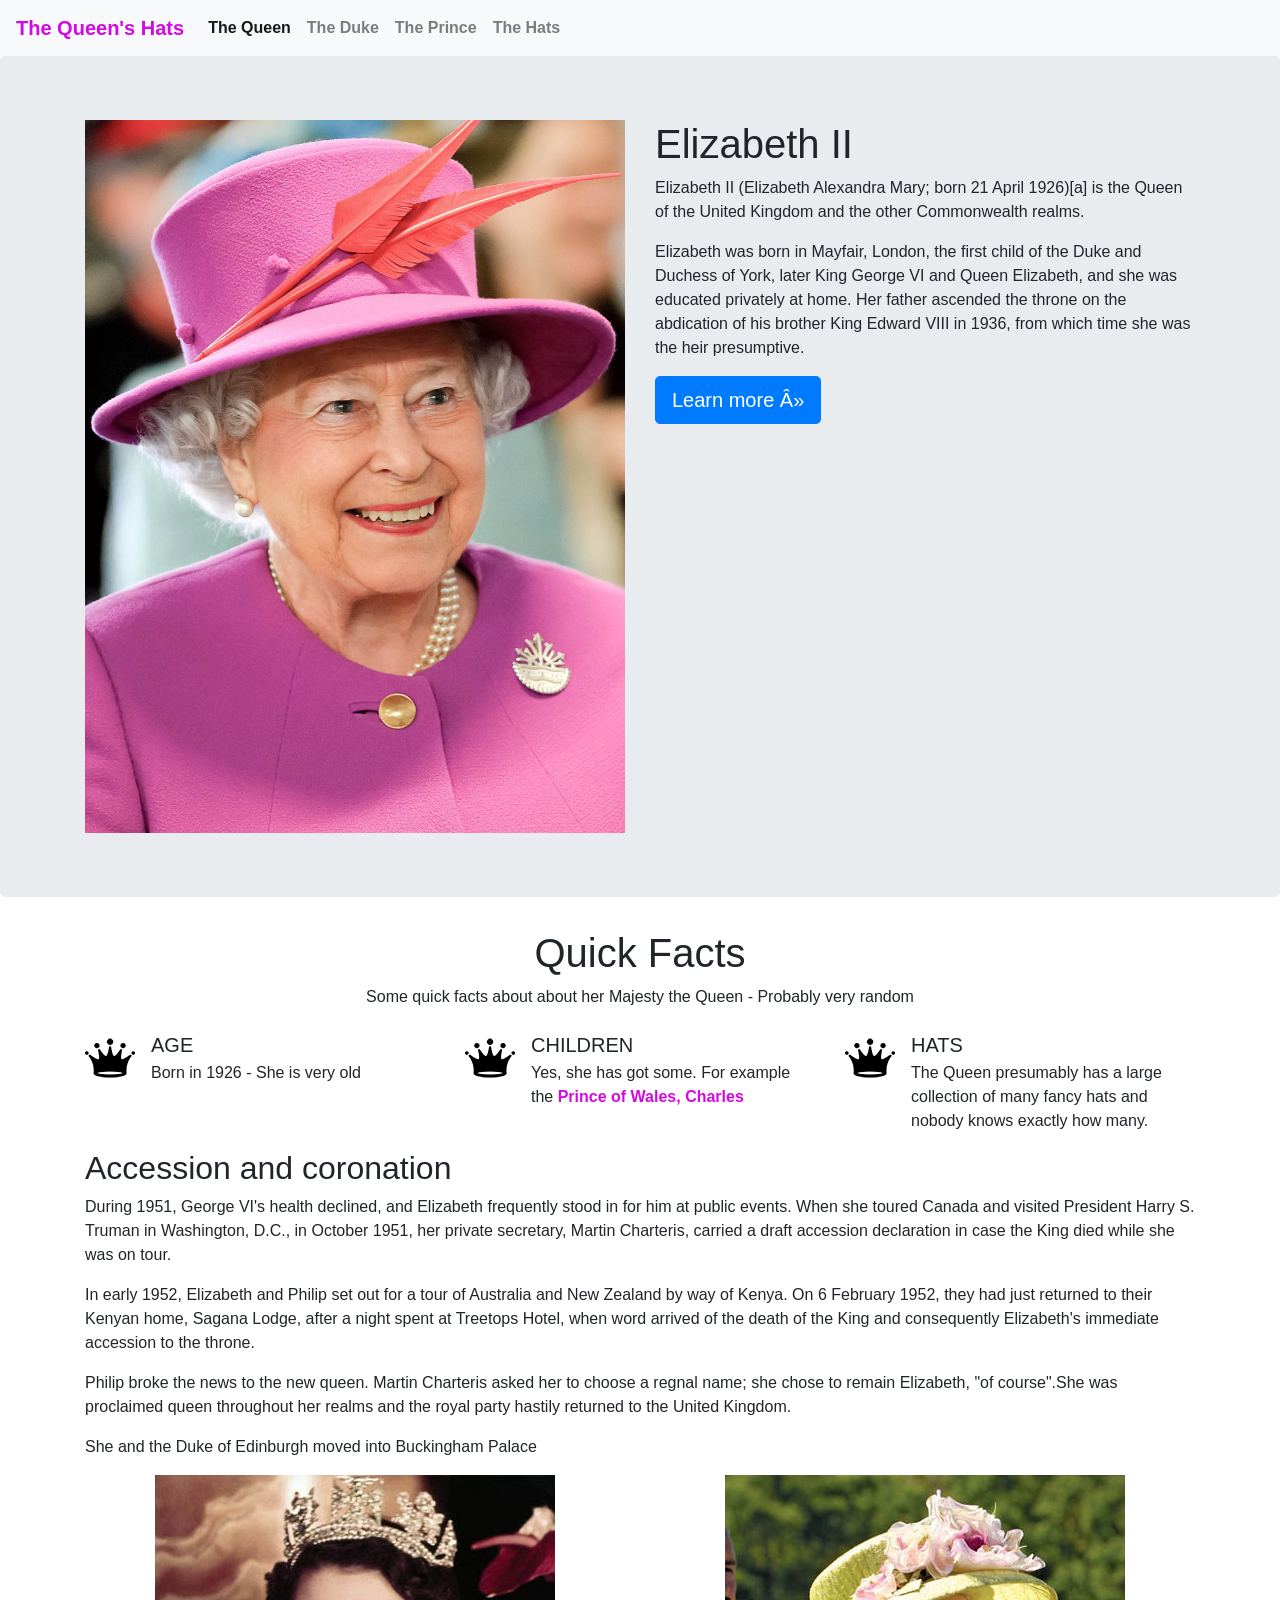
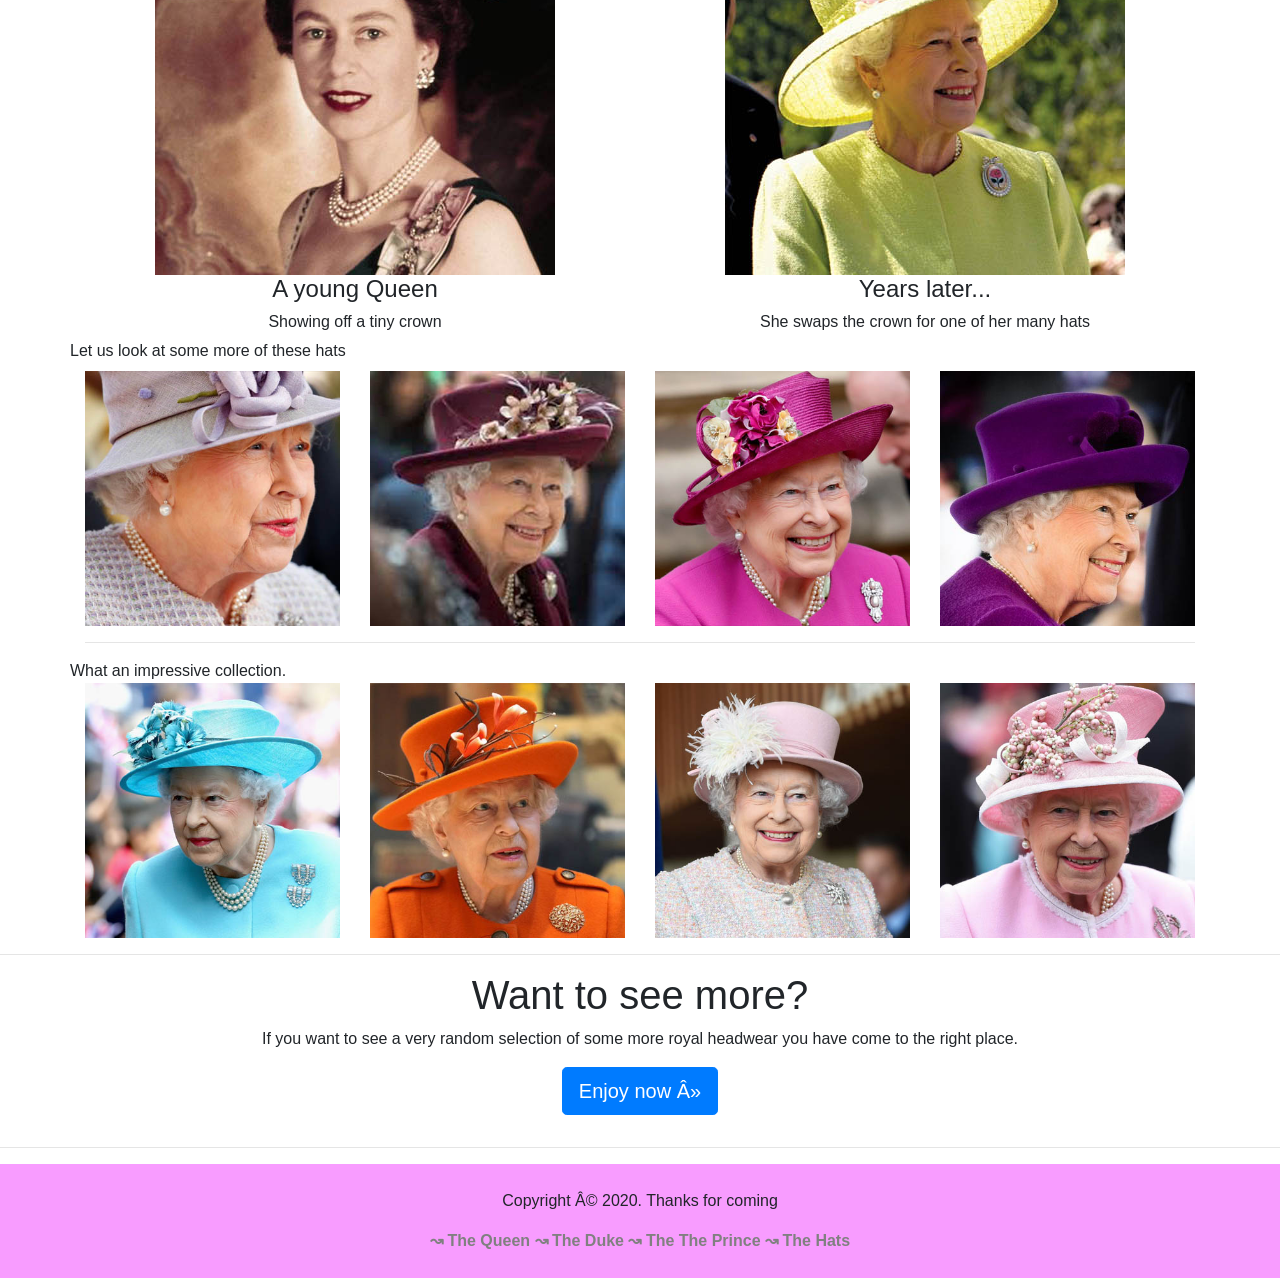
<file: index.html>
<!DOCTYPE html>
<html lang="en">
  <head>
    <meta name="viewport" content="width=device-width, initial-scale=1.0">
        <!-- CSS only -->
        <link rel="stylesheet" href="https://stackpath.bootstrapcdn.com/bootstrap/4.5.0/css/bootstrap.min.css" integrity="sha384-9aIt2nRpC12Uk9gS9baDl411NQApFmC26EwAOH8WgZl5MYYxFfc+NcPb1dKGj7Sk" crossorigin="anonymous">

        <!-- JS, Popper.js, and jQuery -->
        <script src="https://code.jquery.com/jquery-3.5.1.slim.min.js" integrity="sha384-DfXdz2htPH0lsSSs5nCTpuj/zy4C+OGpamoFVy38MVBnE+IbbVYUew+OrCXaRkfj" crossorigin="anonymous"></script>
        <script src="https://cdn.jsdelivr.net/npm/popper.js@1.16.0/dist/umd/popper.min.js" integrity="sha384-Q6E9RHvbIyZFJoft+2mJbHaEWldlvI9IOYy5n3zV9zzTtmI3UksdQRVvoxMfooAo" crossorigin="anonymous"></script>
        <script src="https://stackpath.bootstrapcdn.com/bootstrap/4.5.0/js/bootstrap.min.js" integrity="sha384-OgVRvuATP1z7JjHLkuOU7Xw704+h835Lr+6QL9UvYjZE3Ipu6Tp75j7Bh/kR0JKI" crossorigin="anonymous"></script>


        <link rel="stylesheet" href="mystylesheet.css">
        <title>The Queen's hats - A Website by Marcel Zens</title>
  </head>
  <body>
    <div class="website">
    <nav class="navbar navbar-expand-lg navbar-light bg-light">
      <a class="navbar-brand" href="index.html">The Queen's Hats</a>
      <button class="navbar-toggler" type="button" data-toggle="collapse" data-target="#navbarSupportedContent" aria-controls="navbarSupportedContent" aria-expanded="false" aria-label="Toggle navigation">
      <span class="navbar-toggler-icon"></span>
      </button>
      <div class="collapse navbar-collapse" id="navbarSupportedContent">
        <ul class="navbar-nav mr-auto">
          <li class="nav-item active">
            <a class="nav-link" href="index.html">The Queen</a>
          </li>
          <li class="nav-item">
            <a class="nav-link" href="theduke.html">The Duke</a>
          </li>
          <li class="nav-item">
            <a class="nav-link" href="theprince.html">The Prince</a>
          </li>

          <li class="nav-item">
            <a class="nav-link" href="thehats.html">The Hats</a>
          </li>


        </ul>

      </div>
    </nav>
    <section>
    <!--  <div class="jumbotron text-center mt-2"> --->
            <div class="jumbotron">
        <div class="container">
          <div class="row">
            <div class="col-md-6 col-12 ">

              <img class="mr-3" src="img/queen0.jpg" alt="The Queen and a fancy hat">
            </div>
            <div class="col-md-6 col-12">
              <h1>Elizabeth II</h1>
              <p>Elizabeth II (Elizabeth Alexandra Mary; born 21 April 1926)[a] is the Queen of the United Kingdom and the other Commonwealth realms.</p>
              <p>Elizabeth was born in Mayfair, London, the first child of the Duke and Duchess of York, later King George VI and Queen Elizabeth, and she was educated privately at home. Her father ascended the throne on the abdication of his brother King Edward VIII in 1936, from which time she was the heir presumptive.</p>
              <p><a class="btn btn-primary btn-lg" href="#facts" role="button">Learn more »</a></p>
            </div>
          </div>
        </div>
      </div>
    </section>
    <section>
      <div class="container" id="facts">
        <div class="row">
          <div class="col-12 text-center">
            <h1>Quick Facts</h1>
            <p>Some quick facts about about her Majesty the Queen - Probably very random</p>
          </div>
        </div>
      </div>
    </section>
    <section>
      <div class="container mt-2">
        <div class="row">
          <div class="col-md-4 col-12">
            <ul class="list-unstyled">
              <li class="media">
                <img class="mr-3" src="img/crown-s.png" alt="Crown Icon">
                <div class="media-body">
                  <h5 class="mt-0 mb-1">AGE</h5>
                  Born in 1926 - She is very old
                </div>
              </li>
            </ul>
          </div>
          <div class="col-md-4 col-12">
            <ul class="list-unstyled">
              <li class="media">
                <img class="mr-3" src="img/crown-s.png" alt="Crown Icon">
                <div class="media-body">
                  <h5 class="mt-0 mb-1">CHILDREN</h5>
                  Yes, she has got some. For example the <a href="theprince.html">Prince of Wales, Charles</a>
                </div>
              </li>
            </ul>
          </div>
          <div class="col-md-4 col-12">
            <ul class="list-unstyled">
              <li class="media">
                <img class="mr-3" src="img/crown-s.png" alt="Crown Icon">
                <div class="media-body">
                  <h5 class="mt-0 mb-1">HATS</h5>
                    The Queen presumably has a large collection of many fancy hats and nobody knows exactly how many.
                </div>
              </li>
            </ul>
          </div>
        </div>
      </div>
    </section>
    <section>
      <div class="container">
        <div class="row">
          <div class="col-12 text-left">
            <h2>Accession and coronation</h2>
            <p>During 1951, George VI's health declined, and Elizabeth frequently stood in for him at public events. When she toured Canada and visited President Harry S. Truman in Washington, D.C., in October 1951, her private secretary, Martin Charteris, carried a draft accession declaration in case the King died while she was on tour.</p>
            <p>In early 1952, Elizabeth and Philip set out for a tour of Australia and New Zealand by way of Kenya. On 6 February 1952, they had just returned to their Kenyan home, Sagana Lodge, after a night spent at Treetops Hotel, when word arrived of the death of the King and consequently Elizabeth's immediate accession to the throne. </p>
            <p>Philip broke the news to the new queen. Martin Charteris asked her to choose a regnal name; she chose to remain Elizabeth, "of course".She was proclaimed queen throughout her realms and the royal party hastily returned to the United Kingdom.</p>
          <p>She and the Duke of Edinburgh moved into Buckingham Palace</p>
          </div>
        </div>
        <div class="row">
          <div class="col-md-6 col-12 text-center">
            <img class="img-fluid" src="img/queen2.jpg" alt="">
            <h4>A young Queen</h4>
            <h6>Showing off a tiny crown</h6>
          </div>
          <div class="col-md-6 col-12 text-center mt-md-0 mt-2">
            <img class="img-fluid" src="img/queen3.jpg" alt="">
            <h4>Years later...</h4>
            <h6>She swaps the crown for one of her many hats</h6>
          </div>
        </div>
        <div class="row">
          Let us look at some more of these hats
        </div>
        <div class="row mt-2">
          <div class="col-md-3 col-6"><img class="img-fluid float-right" src="img/queen4.jpg" alt=""></div>
          <div class="col-md-3 col-6"><img class="img-fluid float-left" src="img/queen5.jpg" alt=""></div>
          <div class="col-md-3 col-6 mt-md-0 mt-1"><img class="img-fluid float-right" src="img/queen6.jpg" alt=""></div>
          <div class="col-md-3 col-6 mt-md-0 mt-1"><img class="img-fluid float-left" src="img/queen7.jpg" alt=""></div>
        </div>
        <hr>
        <div class="row">
          What an impressive collection.
        </div>
        <div class="row">
          <div class="col-md-3 col-6"><img class="img-fluid float-right" src="img/queen8.jpg" alt=""></div>
          <div class="col-md-3 col-6"><img class="img-fluid float-left" src="img/queen9.jpg" alt=""></div>
          <div class="col-md-3 col-6 mt-md-0 mt-1"><img class="img-fluid float-right" src="img/queen10.jpg" alt=""></div>
          <div class="col-md-3 col-6 mt-md-0 mt-1"><img class="img-fluid float-left" src="img/queen11.jpg" alt=""></div>
        </div>
      </div>
    </section>
    <hr>
    <section>
      <div class="container">
        <div class="row">
          <div class="col-12 text-center">
            <h1>Want to see more?</h1>
            <p>If you want to see a very random selection of some more royal headwear you have come to the right place.</p>
            <p><a class="btn btn-primary btn-lg" href="thehats.html" role="button">Enjoy now »</a></p>
          </div>
        </div>
      </div>
    </section>
    <hr>

    <footer class="text-center">
      <div class="container">
        <div class="row">
          <div class="col-12">
            <p>Copyright © 2020. Thanks for coming</p>
          </div>
        </div>

        <div class="row">
          <div class="col-12 bottom_menu">
          <ul>
            <li >
              <a  href="index.html">The Queen</a>
            </li>
            <li >
              <a href="theduke.html">The Duke</a>
            </li>
            <li >
              <a href="theprince.html">The The Prince</a>
            </li>

            <li >
              <a  href="thehats.html">The Hats</a>
            </li>

          </ul>
          </div>
        </div>
      </div>
    </footer>
  </div>
  <div class="paper">
    <h1>Safe some trees, don't print this page</h1>
  </div>


  </body>
</html>
</file>
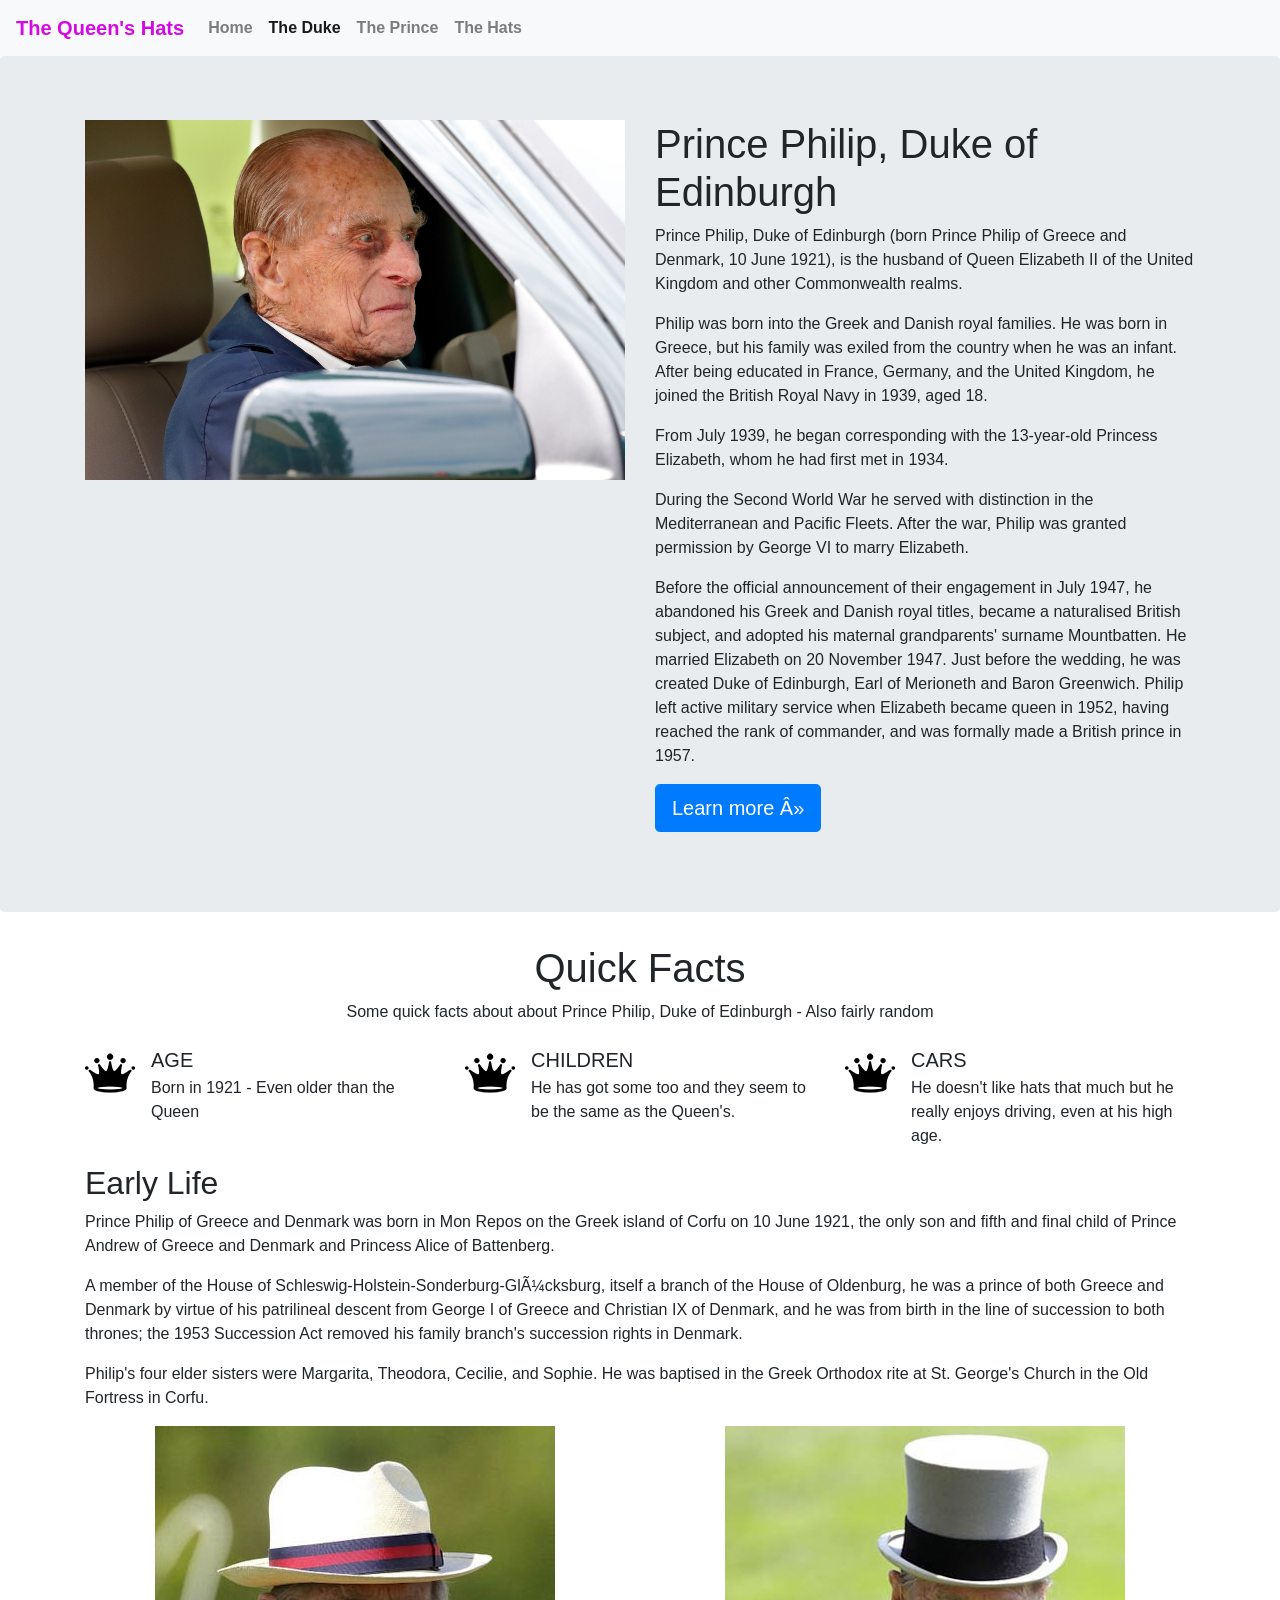
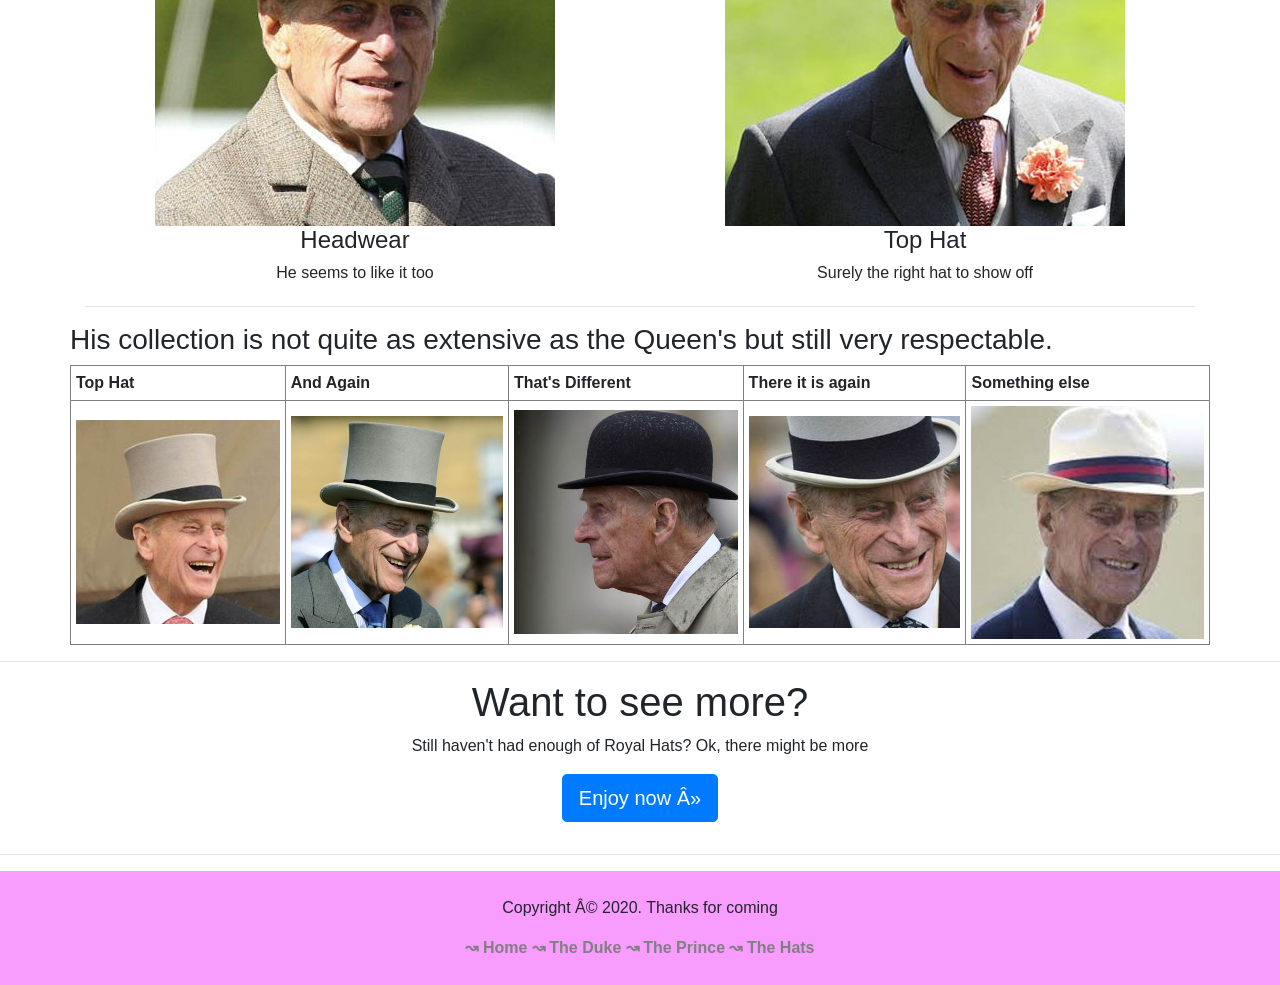
<file: theduke.html>
<!DOCTYPE html>
<html lang="en">
  <head>
    <meta name="viewport" content="width=device-width, initial-scale=1.0">
        <!-- CSS only -->
        <link rel="stylesheet" href="https://stackpath.bootstrapcdn.com/bootstrap/4.5.0/css/bootstrap.min.css" integrity="sha384-9aIt2nRpC12Uk9gS9baDl411NQApFmC26EwAOH8WgZl5MYYxFfc+NcPb1dKGj7Sk" crossorigin="anonymous">

        <!-- JS, Popper.js, and jQuery -->
        <script src="https://code.jquery.com/jquery-3.5.1.slim.min.js" integrity="sha384-DfXdz2htPH0lsSSs5nCTpuj/zy4C+OGpamoFVy38MVBnE+IbbVYUew+OrCXaRkfj" crossorigin="anonymous"></script>
        <script src="https://cdn.jsdelivr.net/npm/popper.js@1.16.0/dist/umd/popper.min.js" integrity="sha384-Q6E9RHvbIyZFJoft+2mJbHaEWldlvI9IOYy5n3zV9zzTtmI3UksdQRVvoxMfooAo" crossorigin="anonymous"></script>
        <script src="https://stackpath.bootstrapcdn.com/bootstrap/4.5.0/js/bootstrap.min.js" integrity="sha384-OgVRvuATP1z7JjHLkuOU7Xw704+h835Lr+6QL9UvYjZE3Ipu6Tp75j7Bh/kR0JKI" crossorigin="anonymous"></script>


        <link rel="stylesheet" href="mystylesheet.css">
        <title>The Queen's hats - The Duke - A Website by Marcel Zens</title>
  </head>
  <body>
    <div class="website">
    <nav class="navbar navbar-expand-lg navbar-light bg-light">
      <a class="navbar-brand" href="index.html">The Queen's Hats</a>
      <button class="navbar-toggler" type="button" data-toggle="collapse" data-target="#navbarSupportedContent" aria-controls="navbarSupportedContent" aria-expanded="false" aria-label="Toggle navigation">
      <span class="navbar-toggler-icon"></span>
      </button>
      <div class="collapse navbar-collapse" id="navbarSupportedContent">
        <ul class="navbar-nav mr-auto">
          <li class="nav-item">
            <a class="nav-link" href="index.html">Home</a>
          </li>
          <li class="nav-item">
            <a class="nav-link active" href="theduke.html">The Duke</a>
          </li>
          <li class="nav-item">
            <a class="nav-link" href="theprince.html">The Prince</a>
          </li>

          <li class="nav-item">
            <a class="nav-link" href="thehats.html">The Hats</a>
          </li>


        </ul>

      </div>
    </nav>
    <section>
    <!--  <div class="jumbotron text-center mt-2"> --->
            <div class="jumbotron">
        <div class="container">
          <div class="row">
            <div class="col-md-6 col-12 ">

              <img class="mr-3" src="img/duke0.jpg" alt="The Duke Driving his SUV">
            </div>
            <div class="col-md-6 col-12">
              <h1>Prince Philip, Duke of Edinburgh</h1>
              <p>Prince Philip, Duke of Edinburgh (born Prince Philip of Greece and Denmark, 10 June 1921), is the husband of Queen Elizabeth II of the United Kingdom and other Commonwealth realms.</p>
              <p>Philip was born into the Greek and Danish royal families. He was born in Greece, but his family was exiled from the country when he was an infant. After being educated in France, Germany, and the United Kingdom, he joined the British Royal Navy in 1939, aged 18. </p>
              <p>From July 1939, he began corresponding with the 13-year-old Princess Elizabeth, whom he had first met in 1934. </p>
              <p>During the Second World War he served with distinction in the Mediterranean and Pacific Fleets. After the war, Philip was granted permission by George VI to marry Elizabeth. </p>
              <p>Before the official announcement of their engagement in July 1947, he abandoned his Greek and Danish royal titles, became a naturalised British subject, and adopted his maternal grandparents' surname Mountbatten. He married Elizabeth on 20 November 1947. Just before the wedding, he was created Duke of Edinburgh, Earl of Merioneth and Baron Greenwich. Philip left active military service when Elizabeth became queen in 1952, having reached the rank of commander, and was formally made a British prince in 1957.</p>
              <p><a class="btn btn-primary btn-lg" href="#facts" role="button">Learn more »</a></p>
            </div>
          </div>
        </div>
      </div>
    </section>
    <section>
      <div class="container" id="facts">
        <div class="row">
          <div class="col-12 text-center">
            <h1>Quick Facts</h1>
            <p>Some quick facts about about Prince Philip, Duke of Edinburgh - Also fairly random</p>
          </div>
        </div>
      </div>
    </section>
    <section>
      <div class="container mt-2">
        <div class="row">
          <div class="col-md-4 col-12">
            <ul class="list-unstyled">
              <li class="media">
                <img class="mr-3" src="img/crown-s.png" alt="Crown Icon">
                <div class="media-body">
                  <h5 class="mt-0 mb-1">AGE</h5>
                  Born in 1921 - Even older than the Queen
              </li>
            </ul>
          </div>
          <div class="col-md-4 col-12">
            <ul class="list-unstyled">
              <li class="media">
                <img class="mr-3" src="img/crown-s.png" alt="Crown Icon">
                <div class="media-body">
                  <h5 class="mt-0 mb-1">CHILDREN</h5>
                He has got some too and they seem to be the same as the Queen's.</a>
                </div>
              </li>
            </ul>
          </div>
          <div class="col-md-4 col-12">
            <ul class="list-unstyled">
              <li class="media">
                <img class="mr-3" src="img/crown-s.png" alt="Crown Icon">
                <div class="media-body">
                  <h5 class="mt-0 mb-1">CARS</h5>
                    He doesn't like hats that much but he really enjoys driving, even at his high age.
                </div>
              </li>
            </ul>
          </div>
        </div>
      </div>
    </section>
    <section>
      <div class="container">
        <div class="row">
          <div class="col-12 text-left">
            <h2>Early Life</h2>
              <p>Prince Philip of Greece and Denmark was born in Mon Repos on the Greek island of Corfu on 10 June 1921, the only son and fifth and final child of Prince Andrew of Greece and Denmark and Princess Alice of Battenberg.</p>
              <p>A member of the House of Schleswig-Holstein-Sonderburg-Glücksburg, itself a branch of the House of Oldenburg, he was a prince of both Greece and Denmark by virtue of his patrilineal descent from George I of Greece and Christian IX of Denmark, and he was from birth in the line of succession to both thrones; the 1953 Succession Act removed his family branch's succession rights in Denmark.</p>
              <p> Philip's four elder sisters were Margarita, Theodora, Cecilie, and Sophie. He was baptised in the Greek Orthodox rite at St. George's Church in the Old Fortress in Corfu.</p>
          </div>
        </div>
        <div class="row">
          <div class="col-md-6 col-12 text-center">
            <img class="img-fluid" src="img/duke1.jpg" alt="">
            <h4>Headwear</h4>
            <h6>He seems to like it too</h6>
          </div>
          <div class="col-md-6 col-12 text-center mt-md-0 mt-2">
            <img class="img-fluid" src="img/duke2.jpg" alt="">
            <h4>Top Hat</h4>
            <h6>Surely the right hat to show off</h6>
          </div>
        </div>


        <hr>
        <div class="row">
          <h3>His collection is not quite as extensive as the Queen's but still very respectable.</h3>
          <table border="1" cellspacing="5" cellpadding="5">


            <table border="1" cellspacing="5" cellpadding="5">
                     <tbody>

                   <tr>
                     <th scope="col">Top Hat</th>
                     <th scope="col">And Again</th>
                     <th scope="col">That's Different</th>
                      <th scope="col">There it is again</th>
                       <th scope="col">Something else</th>
                   </tr>

            <tr>
              <td><img class="img-fluid float-right" src="img/duke3.jpg" alt="The Duke and his Hat"></td>
              <td><img class="img-fluid float-right" src="img/duke4.jpg" alt="The Duke and his Hat"></td>
              <td><img class="img-fluid float-right" src="img/duke5.jpg" alt="The Duke and his Hat"></td>
              <td><img class="img-fluid float-right" src="img/duke6.jpg" alt="The Duke and his Hat"></td>
              <td><img class="img-fluid float-right" src="img/duke7.jpg" alt="The Duke and his Hat"></td>
            </tr>
            </tbody>
          </table>
        </div>

      </div>
    </section>
    <hr>
    <section>
      <div class="container">
        <div class="row">
          <div class="col-12 text-center">
            <h1>Want to see more?</h1>
            <p>Still haven't had enough of Royal Hats? Ok, there might be more</p>
            <p><a class="btn btn-primary btn-lg" href="thehats.html" role="button">Enjoy now »</a></p>
          </div>
        </div>
      </div>
    </section>
    <hr>

    <footer class="text-center">
      <div class="container">
        <div class="row">
          <div class="col-12">
            <p>Copyright © 2020. Thanks for coming</p>
          </div>
        </div>

        <div class="row">
          <div class="col-12 bottom_menu">
          <ul>
            <li >
              <a  href="index.html">Home</a>
            </li>
            <li >
              <a href="theduke.html">The Duke</a>
            </li>
            <li >
              <a href="theprince.html">The Prince</a>
            </li>

            <li >
              <a  href="thehats.html">The Hats</a>
            </li>

          </ul>
          </div>
        </div>
      </div>
    </footer>
  </div>
  <div class="paper">
    <h1>Safe some trees, don't print this page</h1>
  </div>


  </body>
</html>
</file>
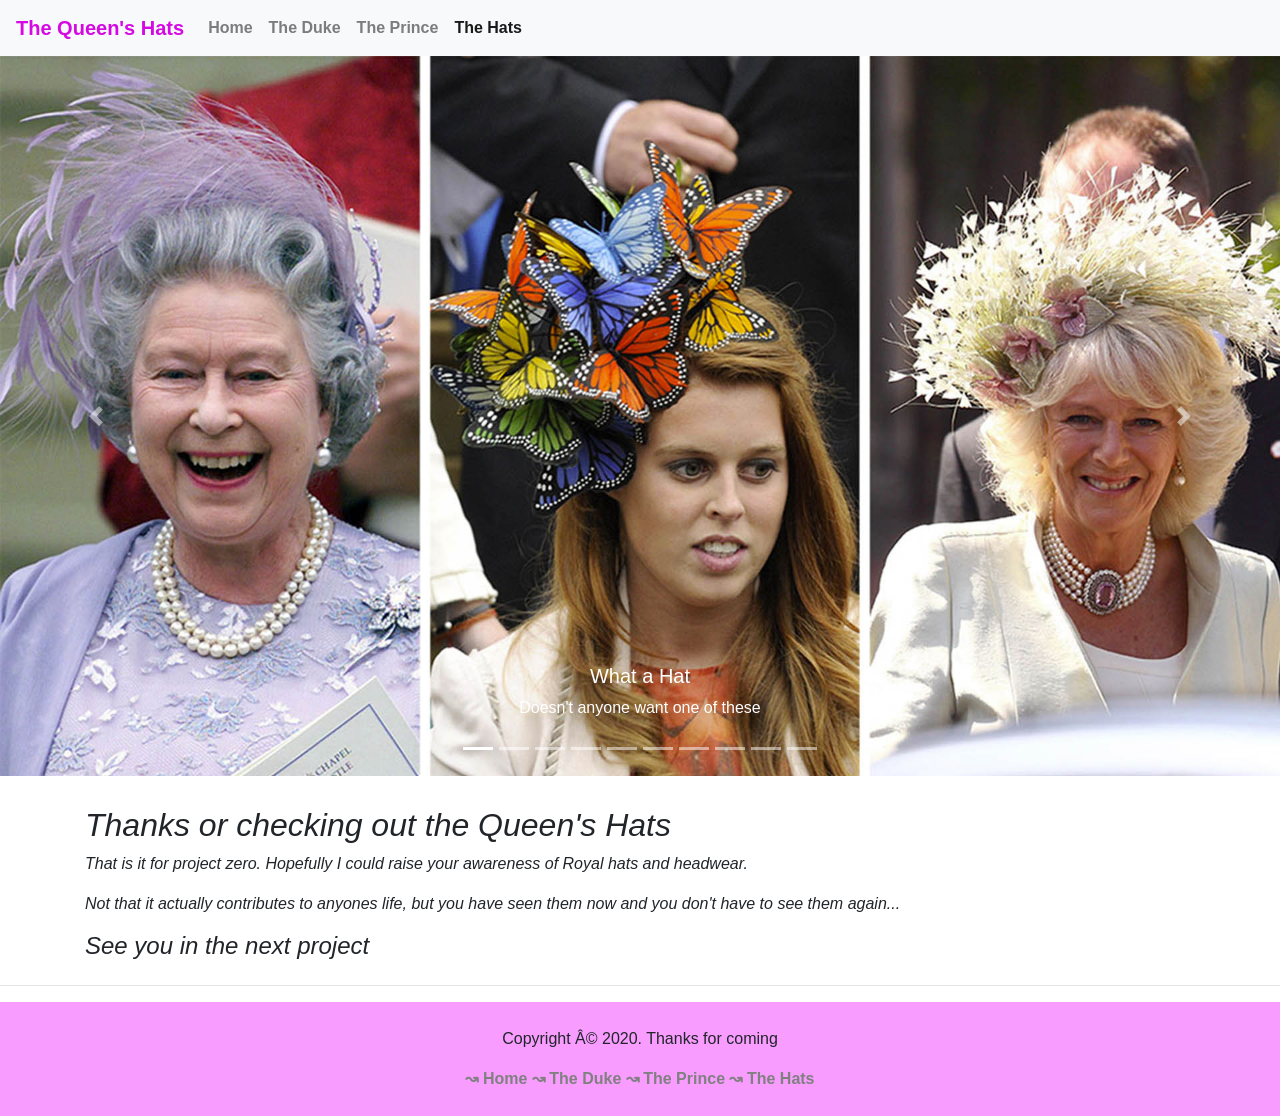
<file: thehats.html>
<!DOCTYPE html>
<html lang="en">
  <head>
    <meta name="viewport" content="width=device-width, initial-scale=1.0">
        <!-- CSS only -->
        <link rel="stylesheet" href="https://stackpath.bootstrapcdn.com/bootstrap/4.5.0/css/bootstrap.min.css" integrity="sha384-9aIt2nRpC12Uk9gS9baDl411NQApFmC26EwAOH8WgZl5MYYxFfc+NcPb1dKGj7Sk" crossorigin="anonymous">

        <!-- JS, Popper.js, and jQuery -->
        <script src="https://code.jquery.com/jquery-3.5.1.slim.min.js" integrity="sha384-DfXdz2htPH0lsSSs5nCTpuj/zy4C+OGpamoFVy38MVBnE+IbbVYUew+OrCXaRkfj" crossorigin="anonymous"></script>
        <script src="https://cdn.jsdelivr.net/npm/popper.js@1.16.0/dist/umd/popper.min.js" integrity="sha384-Q6E9RHvbIyZFJoft+2mJbHaEWldlvI9IOYy5n3zV9zzTtmI3UksdQRVvoxMfooAo" crossorigin="anonymous"></script>
        <script src="https://stackpath.bootstrapcdn.com/bootstrap/4.5.0/js/bootstrap.min.js" integrity="sha384-OgVRvuATP1z7JjHLkuOU7Xw704+h835Lr+6QL9UvYjZE3Ipu6Tp75j7Bh/kR0JKI" crossorigin="anonymous"></script>


        <link rel="stylesheet" href="mystylesheet.css">
        <title>The Queen's hats - The Hats - A Website by Marcel Zens</title>
  </head>
  <body>
    <div class="website">
    <nav class="navbar navbar-expand-lg navbar-light bg-light">
      <a class="navbar-brand" href="#">The Queen's Hats</a>
      <button class="navbar-toggler" type="button" data-toggle="collapse" data-target="#navbarSupportedContent" aria-controls="navbarSupportedContent" aria-expanded="false" aria-label="Toggle navigation">
      <span class="navbar-toggler-icon"></span>
      </button>
      <div class="collapse navbar-collapse" id="navbarSupportedContent">
        <ul class="navbar-nav mr-auto">
          <li class="nav-item">
            <a class="nav-link" href="index.html">Home </a>
          </li>
          <li class="nav-item">
            <a class="nav-link" href="theduke.html">The Duke</a>
          </li>
          <li class="nav-item">
            <a class="nav-link" href="theprince.html">The Prince</a>
          </li>

          <li class="nav-item active">
            <a class="nav-link" href="thehats.html">The Hats</a>
          </li>


        </ul>

      </div>
    </nav>
    <section>


      <div id="thehatslider" class="carousel slide" data-ride="carousel">
        <ol class="carousel-indicators">
          <li data-target="#thehatslider" data-slide-to="0" class="active"></li>
          <li data-target="#thehatslider" data-slide-to="1"></li>
          <li data-target="#thehatslider" data-slide-to="2"></li>
          <li data-target="#thehatslider" data-slide-to="3"></li>
          <li data-target="#thehatslider" data-slide-to="4"></li>
          <li data-target="#thehatslider" data-slide-to="5"></li>
          <li data-target="#thehatslider" data-slide-to="6"></li>
          <li data-target="#thehatslider" data-slide-to="7"></li>
          <li data-target="#thehatslider" data-slide-to="8"></li>
            <li data-target="#thehatslider" data-slide-to="9"></li>
        </ol>
        <div class="carousel-inner">
          <div class="carousel-item active">
            <img class="d-block w-100" src="img/royal0.jpg" alt="Hat slide">
             <div class="carousel-caption d-none d-md-block">
              <h5>What a Hat</h5>
              <p>Doesn't anyone want one of these</p>
            </div>
          </div>
          <div class="carousel-item">
            <img class="d-block w-100" src="img/royal1.jpg" alt="Hat slide">

          </div>
          <div class="carousel-item">
            <img class="d-block w-100" src="img/royal2.jpg" alt="Hat slide">

          </div>
          <div class="carousel-item">
            <img class="d-block w-100" src="img/royal3.jpg" alt="Hat slide">
            <div class="carousel-caption d-none d-md-block">
             <h5>Not just Hats</h5>
             <p>This is some cracking racking</p>
           </div>
          </div>
          <div class="carousel-item">
            <img class="d-block w-100" src="img/royal4.jpg" alt="Hat slide">
          </div>
          <div class="carousel-item">
            <img class="d-block w-100" src="img/royal5.jpg" alt="Hat slide">
          </div>
          <div class="carousel-item">
            <img class="d-block w-100" src="img/royal6.jpg" alt="Hat slide">
          </div>
          <div class="carousel-item">
            <img class="d-block w-100" src="img/royal7.jpg" alt="Hat slide">
          </div>
          <div class="carousel-item">
            <img class="d-block w-100" src="img/royal8.jpg" alt="Hat slide">
            <div class="carousel-caption d-none d-md-block">
             <h5>Time To Say Goodbye</h5>
             <p>So long...</p>
           </div>
          </div>
          <div class="carousel-item">
            <img class="d-block w-100" src="img/royal9.jpg" alt="Hat slide">
            <div class="carousel-caption d-none d-md-block">
             <h5>Bye Bye</h5>

           </div>
          </div>

        </div>
        <a class="carousel-control-prev dark" href="#thehatslider" role="button" data-slide="prev">
          <span class="carousel-control-prev-icon" aria-hidden="true"></span>
          <span class="sr-only">Previous</span>
        </a>
        <a class="carousel-control-next dark" href="#thehatslider" role="button" data-slide="next">
          <span class="carousel-control-next-icon" aria-hidden="true"></span>
          <span class="sr-only">Next</span>
        </a>
      </div>





      <div class="container" id="goodbye">
        <div class="row">
          <div class="col-12 text-left">
            <h2>Thanks or checking out the Queen's Hats</h2>
            <p>That is it for project zero. Hopefully I could raise your awareness of Royal hats and headwear.</p>
            <p>Not that it actually contributes to anyones life, but you have seen them now and you don't have to see them again... </p>
            <h4>See you in the next project</h4>
          </div>
        </div>

      </div>
    </section>
    <hr>


    <footer class="text-center">
      <div class="container">
        <div class="row">
          <div class="col-12">
            <p>Copyright © 2020. Thanks for coming</p>
          </div>
        </div>

        <div class="row">
          <div class="col-12 bottom_menu">
          <ul>
            <li >
              <a  href="index.html">Home </a>
            </li>
            <li >
              <a href="theduke.html">The Duke</a>
            </li>
            <li >
              <a href="theprince.html">The Prince</a>
            </li>

            <li >
              <a  href="thehats.html">The Hats</a>
            </li>

          </ul>
          </div>
        </div>
      </div>
    </footer>
  </div>
  <div class="paper">
    <h1>Safe some trees, don't print this page</h1>
  </div>


  </body>
</html>
</file>
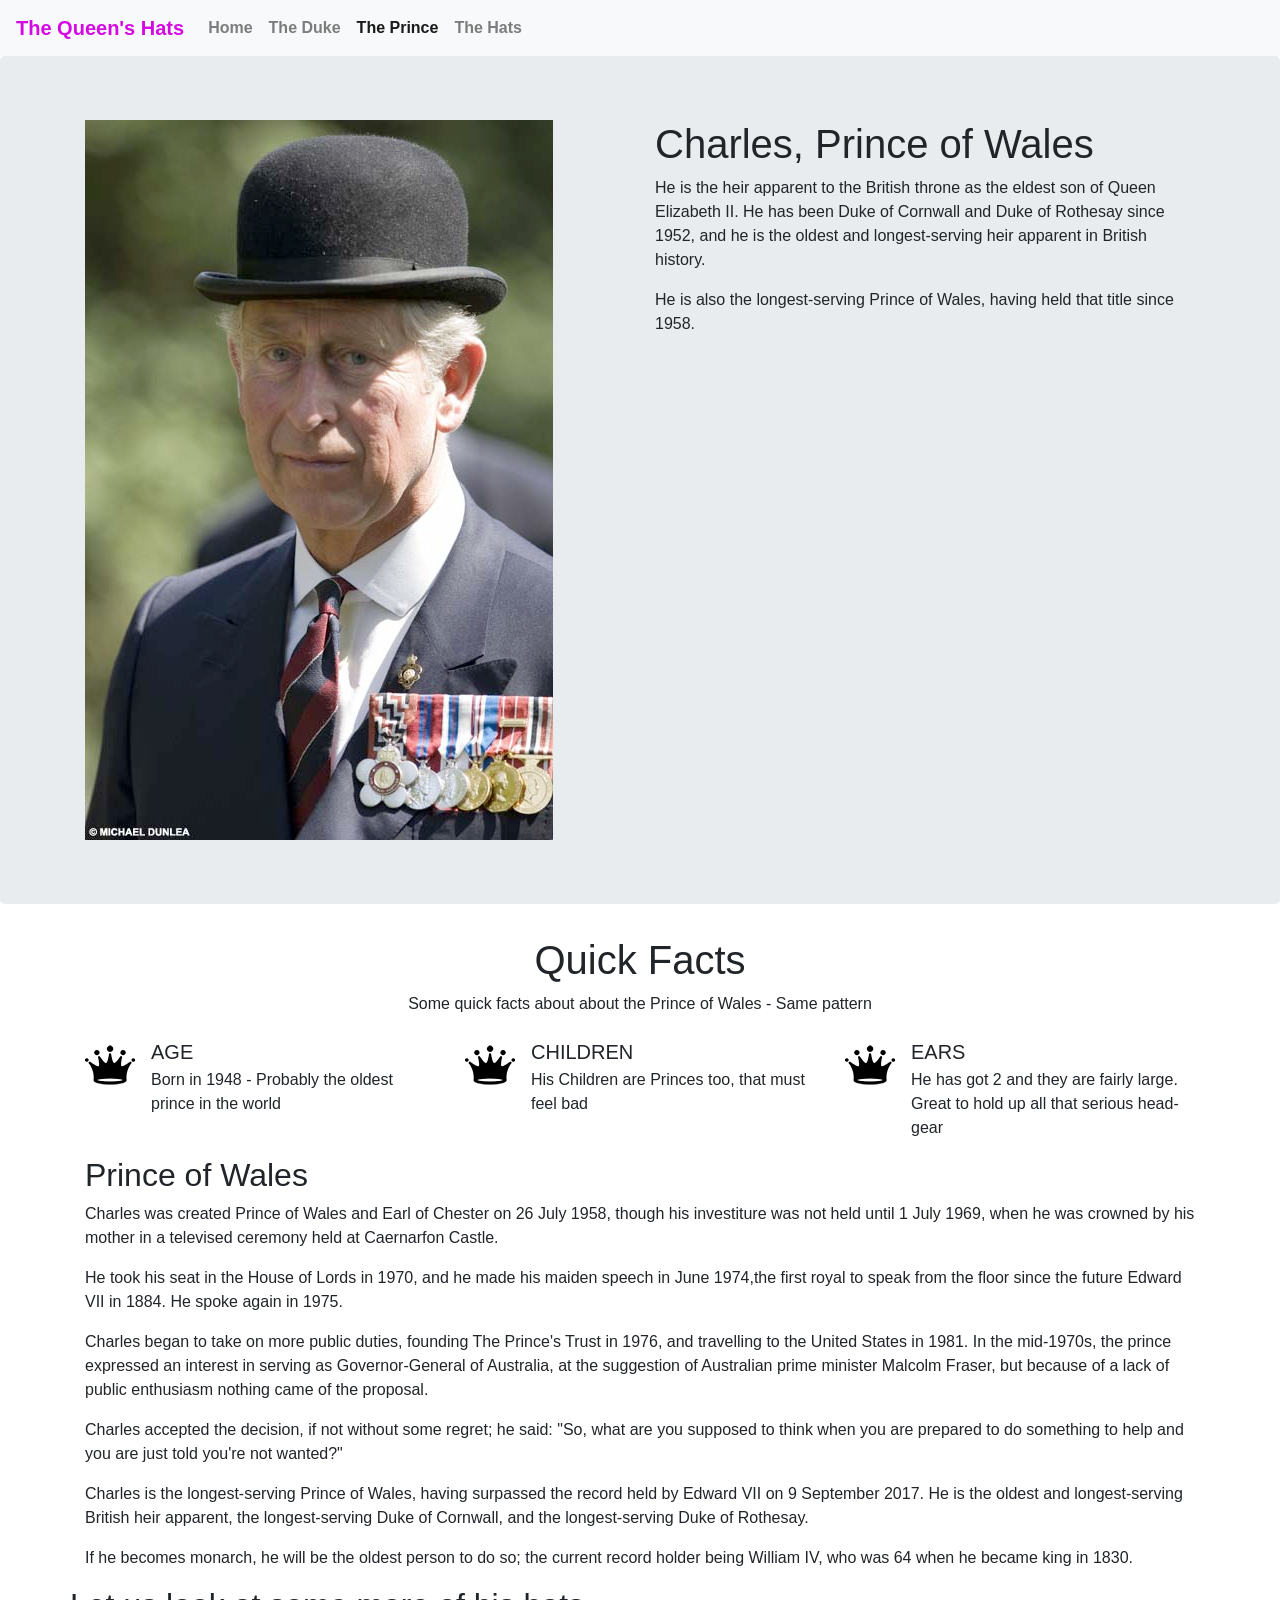
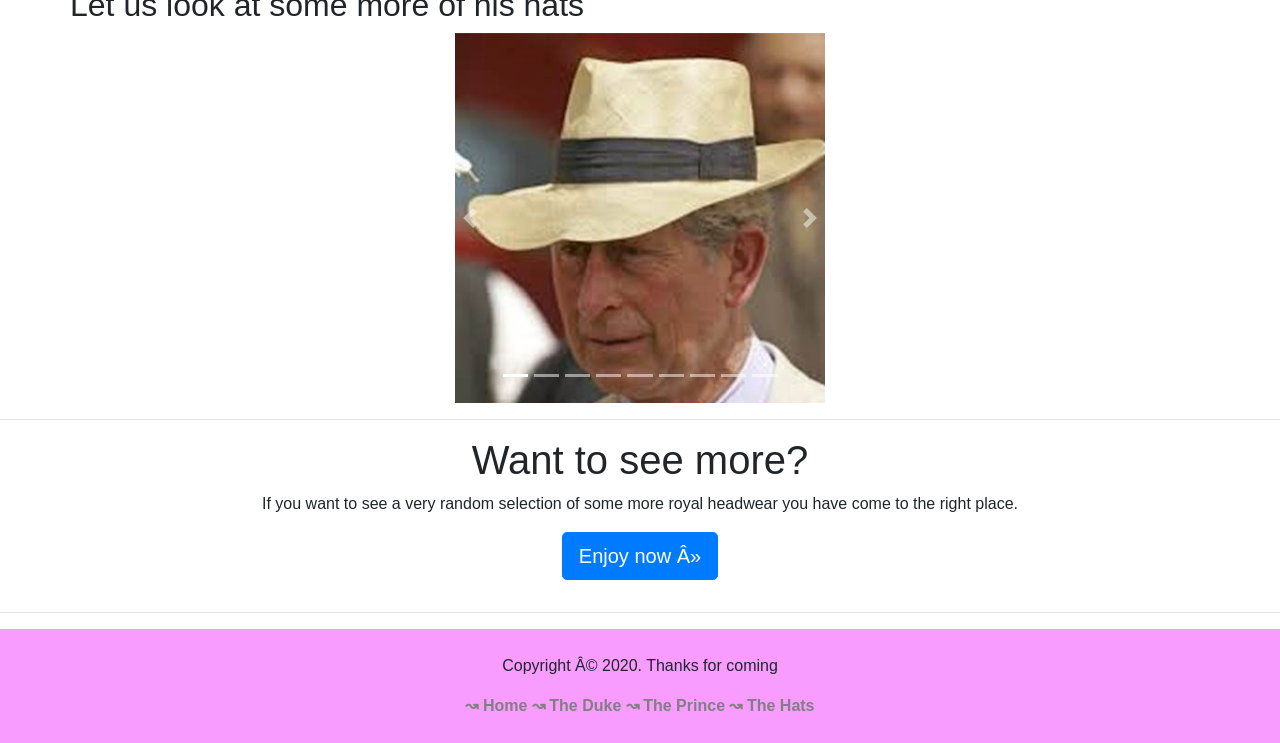
<file: theprince.html>
<!DOCTYPE html>
<html lang="en">
  <head>
    <meta name="viewport" content="width=device-width, initial-scale=1.0">
        <!-- CSS only -->
        <link rel="stylesheet" href="https://stackpath.bootstrapcdn.com/bootstrap/4.5.0/css/bootstrap.min.css" integrity="sha384-9aIt2nRpC12Uk9gS9baDl411NQApFmC26EwAOH8WgZl5MYYxFfc+NcPb1dKGj7Sk" crossorigin="anonymous">

        <!-- JS, Popper.js, and jQuery -->
        <script src="https://code.jquery.com/jquery-3.5.1.slim.min.js" integrity="sha384-DfXdz2htPH0lsSSs5nCTpuj/zy4C+OGpamoFVy38MVBnE+IbbVYUew+OrCXaRkfj" crossorigin="anonymous"></script>
        <script src="https://cdn.jsdelivr.net/npm/popper.js@1.16.0/dist/umd/popper.min.js" integrity="sha384-Q6E9RHvbIyZFJoft+2mJbHaEWldlvI9IOYy5n3zV9zzTtmI3UksdQRVvoxMfooAo" crossorigin="anonymous"></script>
        <script src="https://stackpath.bootstrapcdn.com/bootstrap/4.5.0/js/bootstrap.min.js" integrity="sha384-OgVRvuATP1z7JjHLkuOU7Xw704+h835Lr+6QL9UvYjZE3Ipu6Tp75j7Bh/kR0JKI" crossorigin="anonymous"></script>


        <link rel="stylesheet" href="mystylesheet.css">
        <title>The Queen's hats - The Prince - A Website by Marcel Zens</title>
  </head>
  <body>
    <div class="website">
    <nav class="navbar navbar-expand-lg navbar-light bg-light">
      <a class="navbar-brand" href="#">The Queen's Hats</a>
      <button class="navbar-toggler" type="button" data-toggle="collapse" data-target="#navbarSupportedContent" aria-controls="navbarSupportedContent" aria-expanded="false" aria-label="Toggle navigation">
      <span class="navbar-toggler-icon"></span>
      </button>
      <div class="collapse navbar-collapse" id="navbarSupportedContent">
        <ul class="navbar-nav mr-auto">
          <li class="nav-item">
            <a class="nav-link" href="index.html">Home </a>
          </li>
          <li class="nav-item">
            <a class="nav-link" href="theduke.html">The Duke</a>
          </li>
          <li class="nav-item active">
            <a class="nav-link" href="theprince.html">The Prince</a>
          </li>

          <li class="nav-item">
            <a class="nav-link" href="thehats.html">The Hats</a>
          </li>


        </ul>

      </div>
    </nav>
    <section>
    <!--  <div class="jumbotron text-center mt-2"> --->
            <div class="jumbotron">
        <div class="container">
          <div class="row">
            <div class="col-md-6 col-12 ">

              <img class="mr-3" src="img/prince0.jpg" alt="The Prince of Wales">
            </div>
            <div class="col-md-6 col-12">
              <h1>Charles, Prince of Wales</h1>
              <p>He is the heir apparent to the British throne as the eldest son of Queen Elizabeth II. He has been Duke of Cornwall and Duke of Rothesay since 1952, and he is the oldest and longest-serving heir apparent in British history.</p>
              <p> He is also the longest-serving Prince of Wales, having held that title since 1958.</p>

            </div>
          </div>
        </div>
      </div>
    </section>
    <section>
      <div class="container" id="facts">
        <div class="row">
          <div class="col-12 text-center">
            <h1>Quick Facts</h1>
            <p>Some quick facts about about the Prince of Wales - Same pattern</p>
          </div>
        </div>
      </div>
    </section>
    <section>
      <div class="container mt-2">
        <div class="row">
          <div class="col-md-4 col-12">
            <ul class="list-unstyled">
              <li class="media">
                <img class="mr-3" src="img/crown-s.png" alt="Crown Icon">
                <div class="media-body">
                  <h5 class="mt-0 mb-1">AGE</h5>
                  Born in 1948 - Probably the oldest prince in the world
                </div>
              </li>
            </ul>
          </div>
          <div class="col-md-4 col-12">
            <ul class="list-unstyled">
              <li class="media">
                <img class="mr-3" src="img/crown-s.png" alt="Crown Icon">
                <div class="media-body">
                  <h5 class="mt-0 mb-1">CHILDREN</h5>
                  His Children are Princes too, that must feel bad
                </div>
              </li>
            </ul>
          </div>
          <div class="col-md-4 col-12">
            <ul class="list-unstyled">
              <li class="media">
                <img class="mr-3" src="img/crown-s.png" alt="Crown Icon">
                <div class="media-body">
                  <h5 class="mt-0 mb-1">EARS</h5>
                  He has got 2 and they are fairly large. Great to hold up all that serious head-gear
                </div>
              </li>
            </ul>
          </div>
        </div>
      </div>
    </section>
    <section>
      <div class="container">
        <div class="row">
          <div class="col-12 text-left">
            <h2>Prince of Wales</h2>
            <p>Charles was created Prince of Wales and Earl of Chester on 26 July 1958, though his investiture was not held until 1 July 1969, when he was crowned by his mother in a televised ceremony held at Caernarfon Castle.</p>
            <p>He took his seat in the House of Lords in 1970, and he made his maiden speech in June 1974,the first royal to speak from the floor since the future Edward VII in 1884. He spoke again in 1975.</p>
            <p>Charles began to take on more public duties, founding The Prince's Trust in 1976, and travelling to the United States in 1981. In the mid-1970s, the prince expressed an interest in serving as Governor-General of Australia, at the suggestion of Australian prime minister Malcolm Fraser, but because of a lack of public enthusiasm nothing came of the proposal.</p>
            <p>Charles accepted the decision, if not without some regret; he said: "So, what are you supposed to think when you are prepared to do something to help and you are just told you're not wanted?"</p>
            <p>Charles is the longest-serving Prince of Wales, having surpassed the record held by Edward VII on 9 September 2017. He is the oldest and longest-serving British heir apparent, the longest-serving Duke of Cornwall, and the longest-serving Duke of Rothesay.</p>
            <p>If he becomes monarch, he will be the oldest person to do so; the current record holder being William IV, who was 64 when he became king in 1830.</p>
          </div>
        </div>

        <div class="row">
          <h2>Let us look at some more of his hats</h2>
        </div>

        <div align="center">
        <div id="mycarousel" class="carousel slide col align-self-center " data-ride="carousel">
          <ol class="carousel-indicators">
            <li data-target="#mycarousel" data-slide-to="0" class="active"></li>
            <li data-target="#mycarousel" data-slide-to="1"></li>
            <li data-target="#mycarousel" data-slide-to="2"></li>
            <li data-target="#mycarousel" data-slide-to="3" ></li>
            <li data-target="#mycarousel" data-slide-to="4"></li>
            <li data-target="#mycarousel" data-slide-to="5"></li>
            <li data-target="#mycarousel" data-slide-to="6"></li>
            <li data-target="#mycarousel" data-slide-to="7"></li>
            <li data-target="#mycarousel" data-slide-to="8"></li>
          </ol>
          <div class="carousel-inner" align="center">
            <div class="carousel-item active">
              <img class="d-block img-fluid" src="img/prince1.jpg" alt="First slide">
            </div>
            <div class="carousel-item">
              <img class="d-block img-fluid" src="img/prince2.jpg" alt="Second slide">
            </div>
            <div class="carousel-item">
              <img class="d-block img-fluid" src="img/prince3.jpg" alt="Third slide">
            </div>
            <div class="carousel-item">
              <img class="d-block img-fluid" src="img/prince4.jpg" alt="Third slide">
            </div>
            <div class="carousel-item">
              <img class="d-block img-fluid" src="img/prince5.jpg" alt="Third slide">
            </div>
            <div class="carousel-item">
              <img class="d-block img-fluid" src="img/prince6.jpg" alt="Third slide">
            </div>
            <div class="carousel-item">
              <img class="d-block img-fluid" src="img/prince7.jpg" alt="Third slide">
            </div>
            <div class="carousel-item">
              <img class="d-block img-fluid" src="img/prince8.jpg" alt="Third slide">
            </div>
            <div class="carousel-item">
              <img class="d-block img-fluid" src="img/prince9.jpg" alt="Third slide">
            </div>
          </div>
          <a class="carousel-control-prev" href="#mycarousel" role="button" data-slide="prev">
            <span class="carousel-control-prev-icon" aria-hidden="true"></span>
            <span class="sr-only">Previous</span>
          </a>
          <a class="carousel-control-next" href="#mycarousel" role="button" data-slide="next">
            <span class="carousel-control-next-icon" aria-hidden="true"></span>
            <span class="sr-only">Next</span>
          </a>
        </div>
      </div>
      </div>
    </section>
    <hr>
    <section>
      <div class="container">
        <div class="row">
          <div class="col-12 text-center">
            <h1>Want to see more?</h1>
            <p>If you want to see a very random selection of some more royal headwear you have come to the right place.</p>
            <p><a class="btn btn-primary btn-lg" href="thehats.html" role="button">Enjoy now »</a></p>
          </div>
        </div>
      </div>
    </section>
    <hr>

    <footer class="text-center">
      <div class="container">
        <div class="row">
          <div class="col-12">
            <p>Copyright © 2020. Thanks for coming</p>
          </div>
        </div>

        <div class="row">
          <div class="col-12 bottom_menu">
          <ul>
            <li >
              <a  href="index.html">Home </a>
            </li>
            <li >
              <a href="theduke.html">The Duke</a>
            </li>
            <li >
              <a href="theprince.html">The Prince</a>
            </li>

            <li >
              <a  href="thehats.html">The Hats</a>
            </li>

          </ul>
          </div>
        </div>
      </div>
    </footer>
  </div>
  <div class="paper">
    <h1>Safe some trees, don't print this page</h1>
  </div>


  </body>
</html>
</file>
<file: mystylesheet.css>
@charset "UTF-8";
#mycarousel.carousel.slide {
  width: 100%;
  max-width: 400px !important;
}

#goodbye {
  padding-top: 30px;
  font-style: italic;
}

a, a:hover {
  color: #d509e3;
  font-weight: bold;
}

a:hover {
  text-decoration: underline;
}

.website {
  display: block;
}

.paper {
  display: none;
}

nav ul, .bottom_menu ul {
  margin: 0;
  padding: 0;
  list-style: none;
}
nav li, .bottom_menu li {
  display: inline-block;
}
nav a, nav a:hover, .bottom_menu a {
  text-decoration: none;
  color: grey;
}
nav a:hover, .bottom_menu a:hover {
  color: #d509e3 !important;
}

.bottom_menu a::before {
  content: "↝ ";
}

.bottom_menu a:hover {
  text-decoration: underline;
}

img {
  height: auto;
  max-width: 100%;
}

.navbar-brand {
  color: #d509e3 !important;
  font-weight: bolder;
}

@keyframes navani {
  from {
    opacity: 0%;
  }
  to {
    opacity: 100%;
  }
}
nav {
  animation-name: navani;
  animation-duration: 4s;
}

footer {
  background-color: #f89cff;
  padding: 25px 0px;
}

@media only screen and (max-width: 600px) {
  body {
    background-color: lightblue;
  }

  .jumbotron {
    background-color: white;
  }
}
@media print {
  .website {
    display: none;
  }

  .paper {
    display: block;
  }
}

/*# sourceMappingURL=mystylesheet.css.map */
</file>
